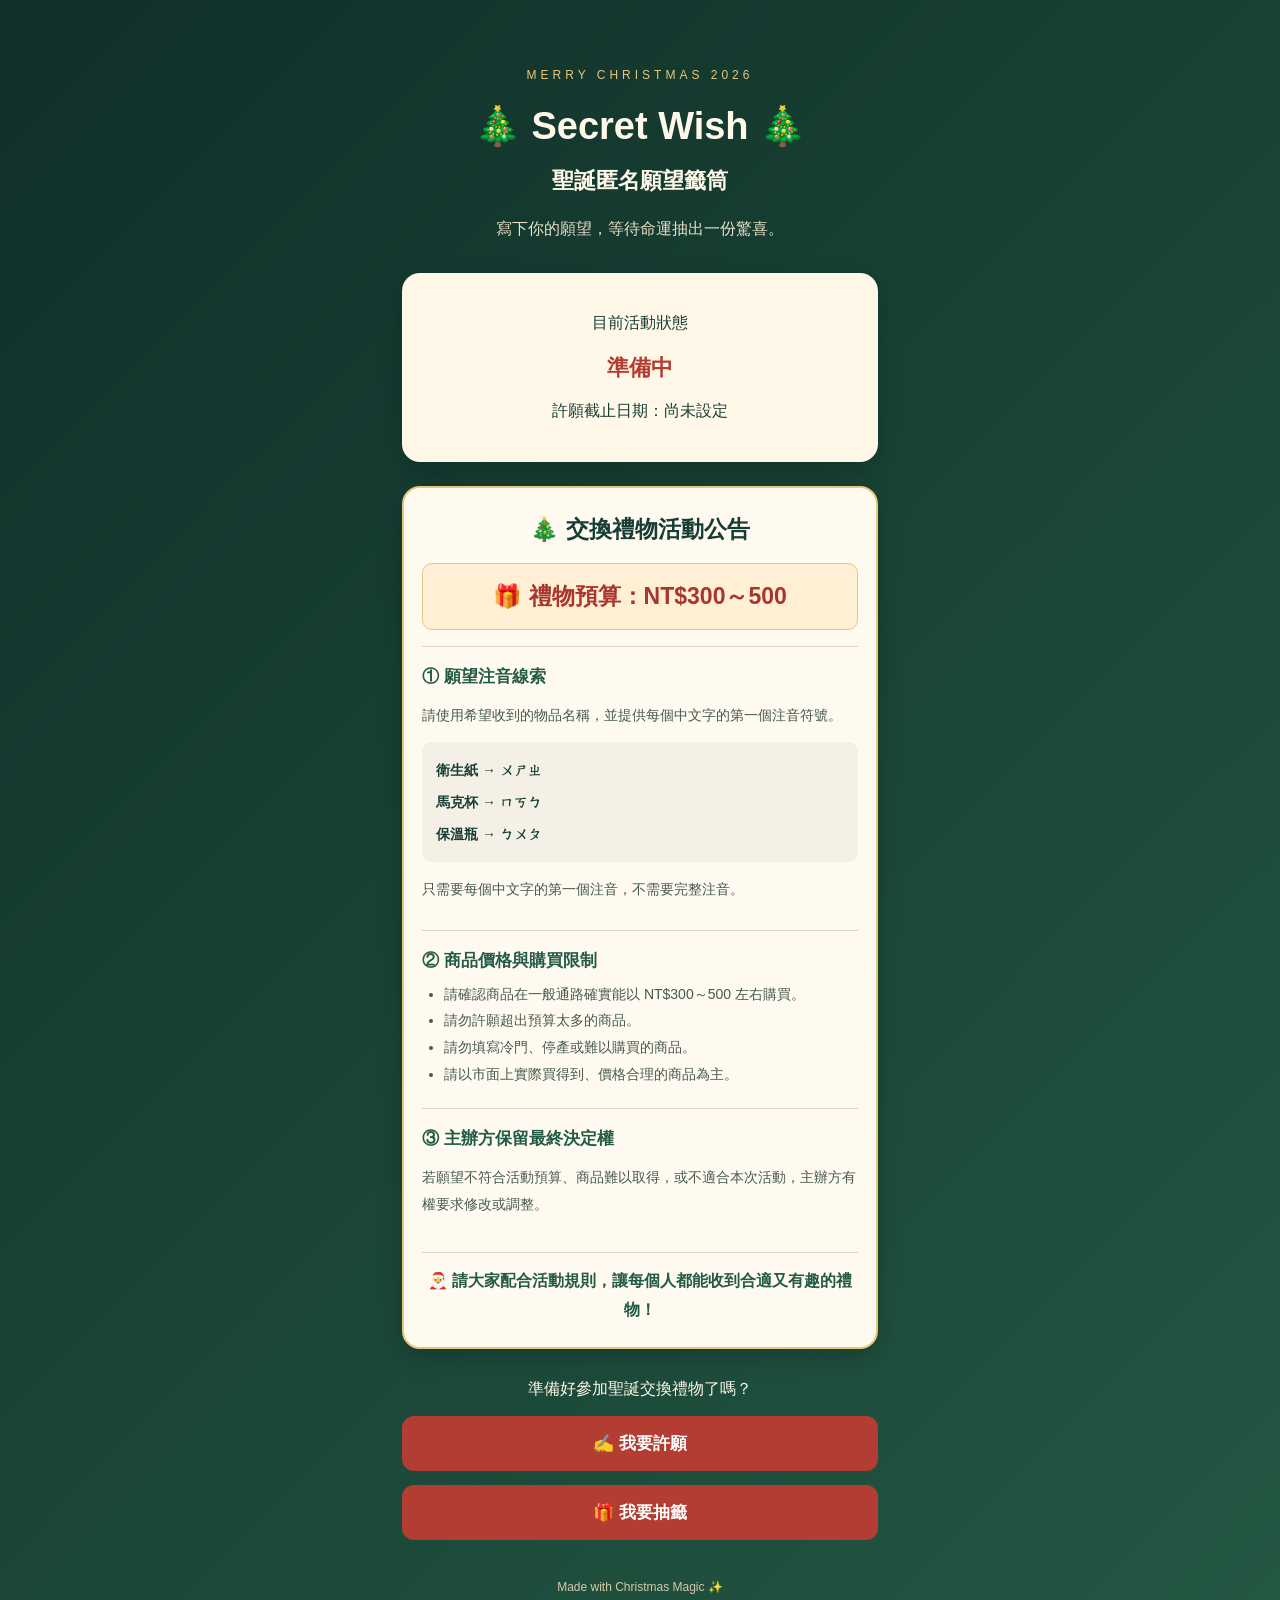
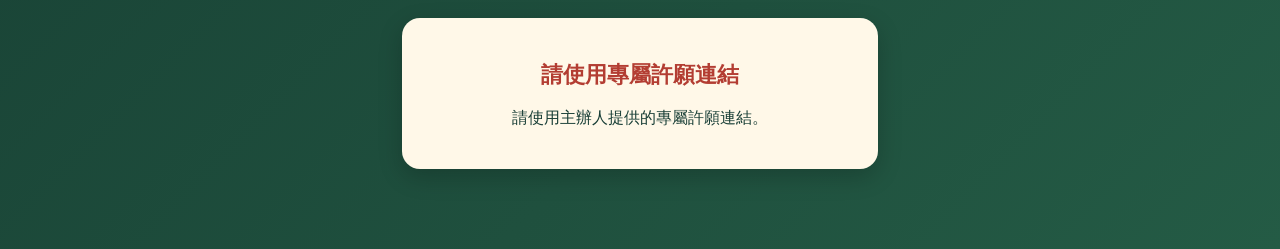
<file: index.html>
<!DOCTYPE html>
<html lang="zh-Hant">
<head>
  <meta charset="UTF-8">
  <meta name="viewport" content="width=device-width, initial-scale=1.0">
  <title>Secret Wish｜聖誕匿名願望籤筒</title>
  <meta name="theme-color" content="#173d35">
  <link rel="stylesheet" href="Style.css?v=3">
</head>
<body>
  <main class="container">
    <p class="subtitle">MERRY CHRISTMAS 2026</p>
    <h1>🎄 Secret Wish 🎄</h1>
    <h2>聖誕匿名願望籤筒</h2>

    <p class="description">
      寫下你的願望，等待命運抽出一份驚喜。
    </p>

    <section class="status">
      <p>目前活動狀態</p>
      <h2 id="event-status">準備中</h2>
      <p>許願截止日期：尚未設定</p>
    </section>

    <!-- 固定顯示公告，不需要 Token -->
    <section id="wish-rules-announcement">
      <h2>🎄 交換禮物活動公告</h2>

      <div class="announcement-budget">
        🎁 禮物預算：NT$300～500
      </div>

      <div class="announcement-rule">
        <h3>① 願望注音線索</h3>
        <p>請使用希望收到的物品名稱，並提供每個中文字的第一個注音符號。</p>
        <div class="announcement-examples">
          <p>衛生紙 → ㄨㄕㄓ</p>
          <p>馬克杯 → ㄇㄎㄅ</p>
          <p>保溫瓶 → ㄅㄨㄆ</p>
        </div>
        <p>只需要每個中文字的第一個注音，不需要完整注音。</p>
      </div>

      <div class="announcement-rule">
        <h3>② 商品價格與購買限制</h3>
        <ul>
          <li>請確認商品在一般通路確實能以 NT$300～500 左右購買。</li>
          <li>請勿許願超出預算太多的商品。</li>
          <li>請勿填寫冷門、停產或難以購買的商品。</li>
          <li>請以市面上實際買得到、價格合理的商品為主。</li>
        </ul>
      </div>

      <div class="announcement-rule">
        <h3>③ 主辦方保留最終決定權</h3>
        <p>若願望不符合活動預算、商品難以取得，或不適合本次活動，主辦方有權要求修改或調整。</p>
      </div>

      <p class="announcement-footer">
        🎅 請大家配合活動規則，讓每個人都能收到合適又有趣的禮物！
      </p>
    </section>

    <section class="actions">
      <p>準備好參加聖誕交換禮物了嗎？</p>
      <button id="wish-button">✍️ 我要許願</button>
      <button id="draw-button">🎁 我要抽籤</button>
    </section>

    <p class="footer">Made with Christmas Magic ✨</p>
  </main>

  <script src="Script.js?v=3"></script>
</body>
</html>
</file>
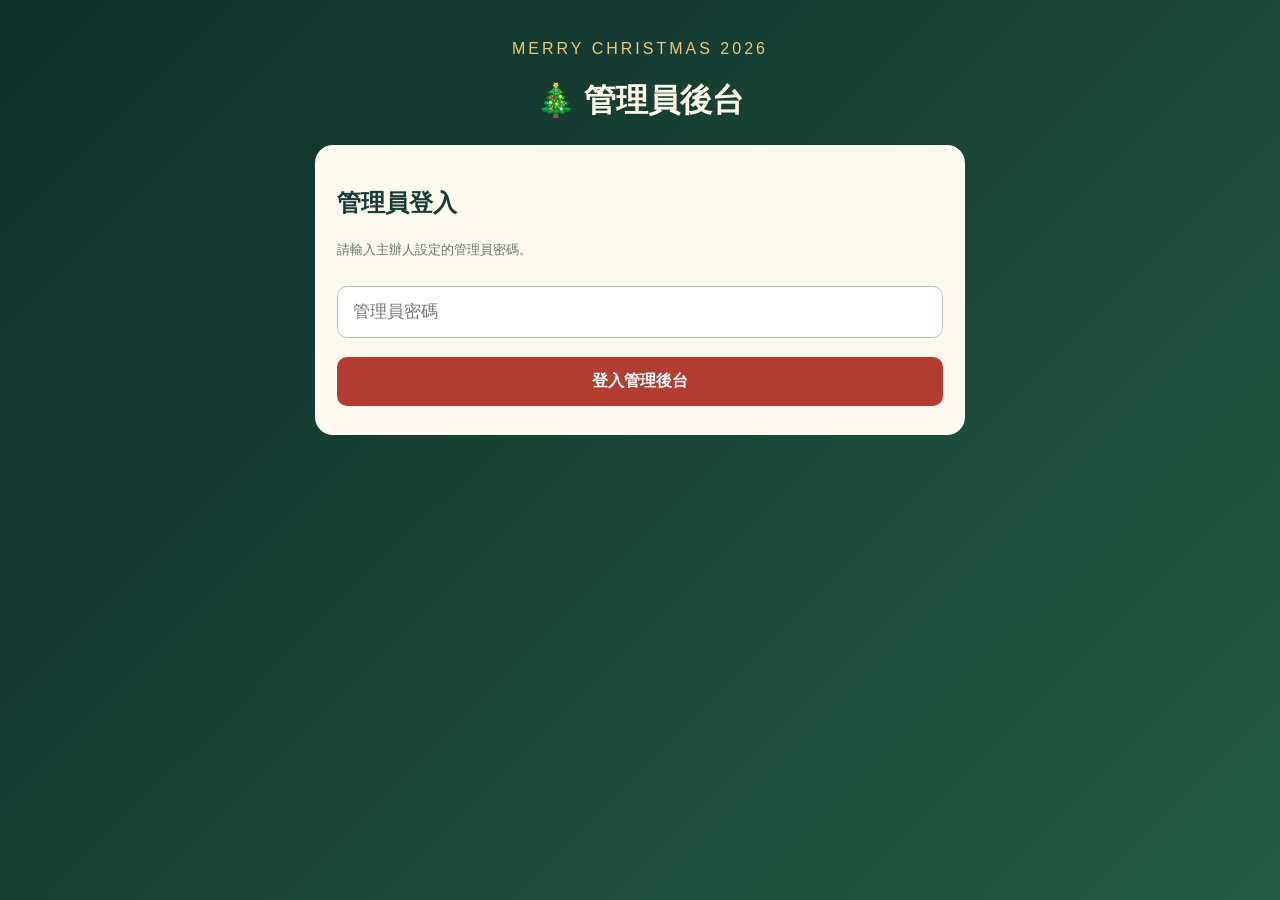
<file: admin.html>
<!DOCTYPE html>
<html lang="zh-Hant">
<head>
  <meta charset="UTF-8">
  <meta name="viewport" content="width=device-width, initial-scale=1.0">
  <title>Secret Wish｜管理員後台</title>
  <meta name="theme-color" content="#173d35">

  <style>
    * { box-sizing: border-box; }

    body {
      margin: 0;
      padding: 24px 16px;
      min-height: 100vh;
      font-family: Arial, "Noto Sans TC", sans-serif;
      background: linear-gradient(135deg, #102f29, #245b45);
      color: #fff8e8;
    }

    .container {
      max-width: 650px;
      margin: 0 auto;
    }

    h1 { text-align: center; }

    .subtitle {
      text-align: center;
      color: #e7c77c;
      letter-spacing: 3px;
    }

    .panel {
      background: #fffaf0;
      color: #173d35;
      padding: 22px;
      border-radius: 18px;
      margin: 20px 0;
    }

    input {
      width: 100%;
      padding: 15px;
      border: 1px solid #b8c8bb;
      border-radius: 10px;
      font-size: 17px;
      margin: 12px 0;
    }

    button {
      width: 100%;
      padding: 14px;
      margin: 7px 0;
      border: 0;
      border-radius: 10px;
      background: #b33d32;
      color: white;
      font-size: 16px;
      font-weight: bold;
      cursor: pointer;
    }

    button:disabled {
      opacity: .45;
      cursor: not-allowed;
    }

    .secondary { background: #245b45; }
    .success { background: #24734b; }
    .danger { background: #8d2929; }
    .warning { background: #a66a18; }

    .hidden { display: none; }

    .progress {
      font-size: 22px;
      font-weight: bold;
      text-align: center;
      margin: 18px 0;
    }

    .status-card {
      background: #edf3ec;
      padding: 15px;
      border-radius: 12px;
      margin: 14px 0;
      line-height: 1.8;
    }

    .participant {
      display: flex;
      justify-content: space-between;
      align-items: center;
      padding: 12px 4px;
      border-bottom: 1px solid #ddd8ca;
      gap: 12px;
    }

    .done { color: #24734b; font-weight: bold; }
    .pending { color: #b33d32; font-weight: bold; }

    #message {
      text-align: center;
      line-height: 1.7;
      overflow-wrap: anywhere;
    }

    .hint {
      color: #65766d;
      font-size: 13px;
      line-height: 1.7;
    }

    .section-title {
      margin-top: 25px;
      padding-bottom: 8px;
      border-bottom: 1px solid #ddd8ca;
    }

    .danger-note {
      color: #8d2929;
      background: #f9e9e5;
      padding: 12px;
      border-radius: 10px;
      font-size: 13px;
      line-height: 1.7;
    }
  </style>
</head>

<body>
  <main class="container">
    <p class="subtitle">MERRY CHRISTMAS 2026</p>
    <h1>🎄 管理員後台</h1>

    <section class="panel" id="login-panel">
      <h2>管理員登入</h2>
      <p class="hint">請輸入主辦人設定的管理員密碼。</p>

      <input
        id="admin-key"
        type="password"
        placeholder="管理員密碼"
        autocomplete="current-password"
      >

      <button id="login-button">登入管理後台</button>
    </section>

    <section class="panel hidden" id="dashboard">
      <h2>🎁 活動管理</h2>

      <div class="status-card">
        目前活動狀態：
        <strong id="event-status">讀取中</strong>
        <div id="status-description" class="hint"></div>
      </div>

      <div class="progress" id="progress">
        已提交 0 / 20 人
      </div>

      <button class="secondary" id="refresh-button">
        🔄 更新提交狀態
      </button>

      <div id="participants"></div>

      <h3 class="section-title">✍️ 許願控制</h3>

      <button class="success" id="open-button">
        🔓 開啟許願
      </button>

      <button class="danger" id="close-button">
        🔒 關閉許願
      </button>

      <p class="hint">
        開啟後，參加者可以填寫或修改願望。
        關閉後，參加者將無法再提交或修改。
      </p>

      <h3 class="section-title">🎉 抽籤控制</h3>

      <button id="draw-button">
        🎉 執行正式抽籤
      </button>

      <button class="warning" id="reset-button">
        ♻️ 重置抽籤並準備重新抽
      </button>

      <p class="danger-note">
        重置抽籤會刪除目前所有配對結果，但會保留 20 位參加者、
        專屬連結及已提交的願望。重置後活動會回到「已關閉」，
        你可以再手動開啟許願，或直接重新抽籤。
      </p>

      <p class="hint">
        抽籤完成後，參加者只能查看自己的結果。
        管理員後台不會顯示配對名單。
      </p>

      <button class="secondary" id="logout-button">
        登出
      </button>
    </section>

    <p id="message"></p>
  </main>

<script>
const SUPABASE_URL = "https://ojktycjkjoeqskvqzask.supabase.co";
const SUPABASE_KEY = "sb_publishable_OKBRdTpZlGS-nFCXugSSpg_JEtFn4Wu";
const FUNCTION_URL = `${SUPABASE_URL}/functions/v1/hyper-function`;

let adminSession = "";

const $ = (id) => document.getElementById(id);

function message(text, error = false) {
  $("message").textContent = text;
  $("message").style.color = error ? "#ffb3a9" : "#e7c77c";
}

async function api(action, data = {}, adminKey = "") {
  const headers = {
    "Content-Type": "application/json",
    "apikey": SUPABASE_KEY,
    "Authorization": `Bearer ${SUPABASE_KEY}`
  };

  if (adminKey) headers["x-admin-key"] = adminKey;
  if (adminSession) {
    headers["x-admin-session"] = adminSession;
  }

  const response = await fetch(FUNCTION_URL, {
    method: "POST",
    headers,
    body: JSON.stringify({ action, ...data })
  });

  const result = await response.json().catch(() => ({}));

  if (!response.ok || result.success === false) {
    throw new Error(
      result.message || result.error || `伺服器錯誤：${response.status}`
    );
  }

  return result;
}

function setButtonLoading(button, loading, originalText) {
  button.disabled = loading;
  button.textContent = loading ? "處理中..." : originalText;
}

function statusLabel(status) {
  const labels = {
    preparing: "準備中",
    wishing: "開放許願中",
    closed: "已關閉許願",
    drawn: "抽籤已完成"
  };

  return labels[status] || status || "未知";
}

function updateControls(status, submittedCount) {
  $("open-button").disabled =
    !["preparing", "closed"].includes(status);

  $("close-button").disabled =
    status !== "wishing";

  $("draw-button").disabled =
    !["wishing", "closed"].includes(status) ||
    submittedCount < 2;

  $("reset-button").disabled =
    !["drawn", "closed"].includes(status);

  const descriptions = {
    preparing: "活動尚未開放，按下「開啟許願」即可開始。",
    wishing: "參加者目前可以提交或修改願望。",
    closed: "許願已關閉，可以執行抽籤或重置舊配對。",
    drawn: "抽籤已完成。如需重新抽籤，請先執行重置。"
  };

  $("status-description").textContent =
    descriptions[status] || "";
}

// 管理員登入
$("login-button").addEventListener("click", async () => {
  const key = $("admin-key").value.trim();

  if (!key) {
    message("請輸入管理員密碼。", true);
    return;
  }

  const button = $("login-button");
  setButtonLoading(button, true, "登入管理後台");
  message("");

  try {
    const result = await api("admin_login", {}, key);

    if (!result.session) {
      throw new Error("登入成功，但沒有取得管理員登入憑證。");
    }

    adminSession = result.session;

    $("login-panel").classList.add("hidden");
    $("dashboard").classList.remove("hidden");
    $("admin-key").value = "";

    message("管理員登入成功！");
    await refreshStatus();
  } catch (error) {
    message(error.message, true);
  } finally {
    setButtonLoading(button, false, "登入管理後台");
  }
});

// 更新提交狀態
async function refreshStatus() {
  try {
    const result = await api("admin_status");

    const status = result.event_status;
    const participants = result.participants || [];

    const submittedCount = participants.filter(
      p => p.submitted === true
    ).length;

    $("event-status").textContent = statusLabel(status);

    $("progress").textContent =
      `已提交 ${submittedCount} / ${result.total_count ?? participants.length} 人`;

    const list = $("participants");
    list.replaceChildren();

    participants.forEach((p) => {
      const row = document.createElement("div");
      row.className = "participant";

      const name = document.createElement("span");
      name.textContent = `參加者 ${p.participant_no}`;

      const state = document.createElement("strong");
      state.textContent = p.submitted ? "已提交 ✓" : "尚未提交";
      state.className = p.submitted ? "done" : "pending";

      row.append(name, state);
      list.appendChild(row);
    });

    updateControls(status, submittedCount);
  } catch (error) {
    message(error.message, true);
  }
}

$("refresh-button").addEventListener("click", refreshStatus);

// 開啟許願
$("open-button").addEventListener("click", async () => {
  if (!confirm("確定要開啟許願嗎？參加者將可以提交或修改願望。")) {
    return;
  }

  const button = $("open-button");
  setButtonLoading(button, true, "🔓 開啟許願");

  try {
    const result = await api("open_wishing");
    message(result.message || "許願已開啟！");
    await refreshStatus();
  } catch (error) {
    message(error.message, true);
  } finally {
    setButtonLoading(button, false, "🔓 開啟許願");
  }
});

// 關閉許願
$("close-button").addEventListener("click", async () => {
  if (!confirm("確定要關閉許願嗎？參加者將不能再修改願望。")) {
    return;
  }

  const button = $("close-button");
  setButtonLoading(button, true, "🔒 關閉許願");

  try {
    const result = await api("close_wishing");
    message(result.message || "許願已關閉！");
    await refreshStatus();
  } catch (error) {
    message(error.message, true);
  } finally {
    setButtonLoading(button, false, "🔒 關閉許願");
  }
});

// 執行抽籤
$("draw-button").addEventListener("click", async () => {
  if (!confirm("確定要執行正式抽籤嗎？抽籤完成後若要重抽，必須先重置。")) {
    return;
  }

  const button = $("draw-button");
  setButtonLoading(button, true, "🎉 執行正式抽籤");

  try {
    const result = await api("draw");
    message(result.message || "抽籤完成！");
    await refreshStatus();
  } catch (error) {
    message(error.message, true);
  } finally {
    setButtonLoading(button, false, "🎉 執行正式抽籤");
  }
});

// 重置抽籤
$("reset-button").addEventListener("click", async () => {
  const firstConfirm = confirm(
    "確定要重置抽籤嗎？\n\n目前所有人的抽籤配對將被清除。"
  );

  if (!firstConfirm) return;

  const secondConfirm = confirm(
    "最後確認：確定要刪除舊配對並保留所有已提交的願望嗎？\n\n此操作無法還原原本配對。"
  );

  if (!secondConfirm) return;

  const button = $("reset-button");
  setButtonLoading(button, true, "♻️ 重置抽籤並準備重新抽");

  try {
    const result = await api("reset_draw");
    message(result.message || "抽籤已重置！");
    await refreshStatus();
  } catch (error) {
    message(error.message, true);
    await refreshStatus();
  } finally {
    setButtonLoading(
      button,
      false,
      "♻️ 重置抽籤並準備重新抽"
    );
  }
});

// 登出
$("logout-button").addEventListener("click", () => {
  adminSession = "";

  $("dashboard").classList.add("hidden");
  $("login-panel").classList.remove("hidden");

  message("已登出管理員帳號。");
});
</script>
</body>
</html>
</file>
<file: Style.css>
* {
  box-sizing: border-box;
}

body {
  margin: 0;
  min-height: 100vh;
  font-family: Arial, "Noto Sans TC", sans-serif;
  background: linear-gradient(135deg, #102f29, #245b45);
  color: #fff8e8;
  display: flex;
  justify-content: center;
  align-items: center;
  padding: 24px;
}

.container {
  width: 100%;
  max-width: 520px;
  text-align: center;
  padding: 32px 22px;
}

.subtitle {
  color: #e7c77c;
  letter-spacing: 4px;
  font-size: 12px;
}

h1 {
  font-size: 38px;
  margin: 22px 0 10px;
}

h2 {
  font-size: 22px;
}

.description {
  color: #e9dfc7;
  line-height: 1.8;
  margin-bottom: 30px;
}

.status {
  background: #fff8e8;
  color: #173d35;
  padding: 24px;
  border-radius: 18px;
  margin: 24px 0;
  box-shadow: 0 8px 24px #0003;
}

.status h2 {
  color: #b33d32;
}

.actions {
  margin-top: 30px;
}

button {
  display: block;
  width: 100%;
  padding: 16px;
  margin: 14px 0;
  border: none;
  border-radius: 12px;
  background: #b33d32;
  color: white;
  font-size: 17px;
  font-weight: bold;
  cursor: pointer;
}

button:hover {
  background: #d35448;
}

/* 交換禮物公告 */
#wish-rules-announcement {
  width: 100%;
  margin: 24px auto;
  padding: 22px 18px;
  background: #fffaf0;
  color: #173d35;
  border: 2px solid #e7c77c;
  border-radius: 18px;
  text-align: left;
  box-shadow: 0 8px 24px #0003;
}

#wish-rules-announcement h2 {
  text-align: center;
  color: #173d35;
  font-size: 23px;
  margin: 4px 0 18px;
}

.announcement-budget {
  margin: 16px 0;
  padding: 17px 10px;
  border-radius: 10px;
  background: #fff0d5;
  border: 1px solid #e7c77c;
  color: #a9362d;
  font-size: 23px;
  font-weight: bold;
  text-align: center;
}

.announcement-rule {
  padding: 13px 0;
  border-top: 1px solid #ded6c3;
}

.announcement-rule h3 {
  margin: 5px 0 9px;
  color: #245b45;
  font-size: 17px;
}

.announcement-rule p,
.announcement-rule li {
  font-size: 14px;
  line-height: 1.9;
  color: #46594f;
}

.announcement-rule ul {
  padding-left: 22px;
  margin: 8px 0;
}

.announcement-examples {
  margin: 10px 0;
  padding: 10px 14px;
  background: #f4f0e5;
  border-radius: 9px;
}

.announcement-examples p {
  margin: 5px 0;
  color: #173d35;
  font-weight: bold;
}

#wish-rules-announcement .announcement-footer {
  padding-top: 14px;
  margin: 8px 0 0;
  border-top: 1px solid #ded6c3;
  text-align: center;
  font-weight: bold;
  color: #245b45;
  line-height: 1.8;
}

/* 活動通知 */
#event-notice {
  margin: 24px auto;
  padding: 24px 18px;
  background: #fff8e8;
  color: #173d35;
  border-radius: 18px;
  box-shadow: 0 8px 24px #0003;
}

#event-notice h2 {
  color: #b33d32;
}

/* 抽籤結果 */
#draw-result-area {
  margin: 24px auto;
  padding: 24px 18px;
  background: #fffaf0;
  color: #173d35;
  border: 2px solid #e7c77c;
  border-radius: 18px;
  box-shadow: 0 8px 24px #0003;
}

#draw-result-area h2 {
  color: #245b45;
}

#draw-result-area p {
  font-size: 17px;
  line-height: 1.8;
}

/* 聖誕許願表單 */
#wish-form-area {
  width: 100%;
  margin: 28px auto;
  padding: 28px 22px;
  background: #fffaf0;
  color: #173d35;
  border: 2px solid #e7c77c;
  border-radius: 20px;
  box-shadow: 0 12px 32px #0004;
  text-align: left;
}

#wish-form-area h2 {
  font-size: 25px;
  text-align: center;
  color: #173d35;
}

#wish-form-area > p {
  font-size: 16px;
  line-height: 1.7;
  color: #52665d;
  text-align: center;
}

#wish-form {
  display: flex;
  flex-direction: column;
  gap: 12px;
  margin-top: 22px;
}

#wish-form label {
  font-size: 19px;
  font-weight: 800;
  color: #173d35;
  margin-top: 8px;
}

#wish-form input,
#wish-form textarea {
  width: 100%;
  padding: 18px;
  border: 2px solid #b8c8bb;
  border-radius: 12px;
  background: #fff;
  color: #172b22;
  font-family: inherit;
  font-size: 19px;
  line-height: 1.6;
}

#wish-form input {
  min-height: 65px;
}

#wish-form textarea {
  min-height: 160px;
  resize: vertical;
}

#wish-form input:focus,
#wish-form textarea:focus {
  outline: none;
  border-color: #b33d32;
  box-shadow: 0 0 0 4px #b33d3220;
}

#wish-form button {
  min-height: 60px;
  margin-top: 16px;
  font-size: 20px;
}

#wish-form button:disabled {
  opacity: 0.65;
  cursor: wait;
}

#wish-message {
  min-height: 26px;
  font-size: 16px;
  font-weight: bold;
  text-align: center;
}

.footer {
  margin-top: 40px;
  color: #d6c9a9;
  font-size: 12px;
}

/* 手機版 */
@media (max-width: 600px) {
  body {
    padding: 12px;
  }

  .container {
    padding: 20px 10px;
  }

  #wish-rules-announcement {
    padding: 18px 14px;
  }

  .announcement-budget {
    font-size: 21px;
  }

  #wish-form-area {
    padding: 24px 18px;
  }

  #wish-form input,
  #wish-form textarea {
    font-size: 18px;
  }
}
</file>
